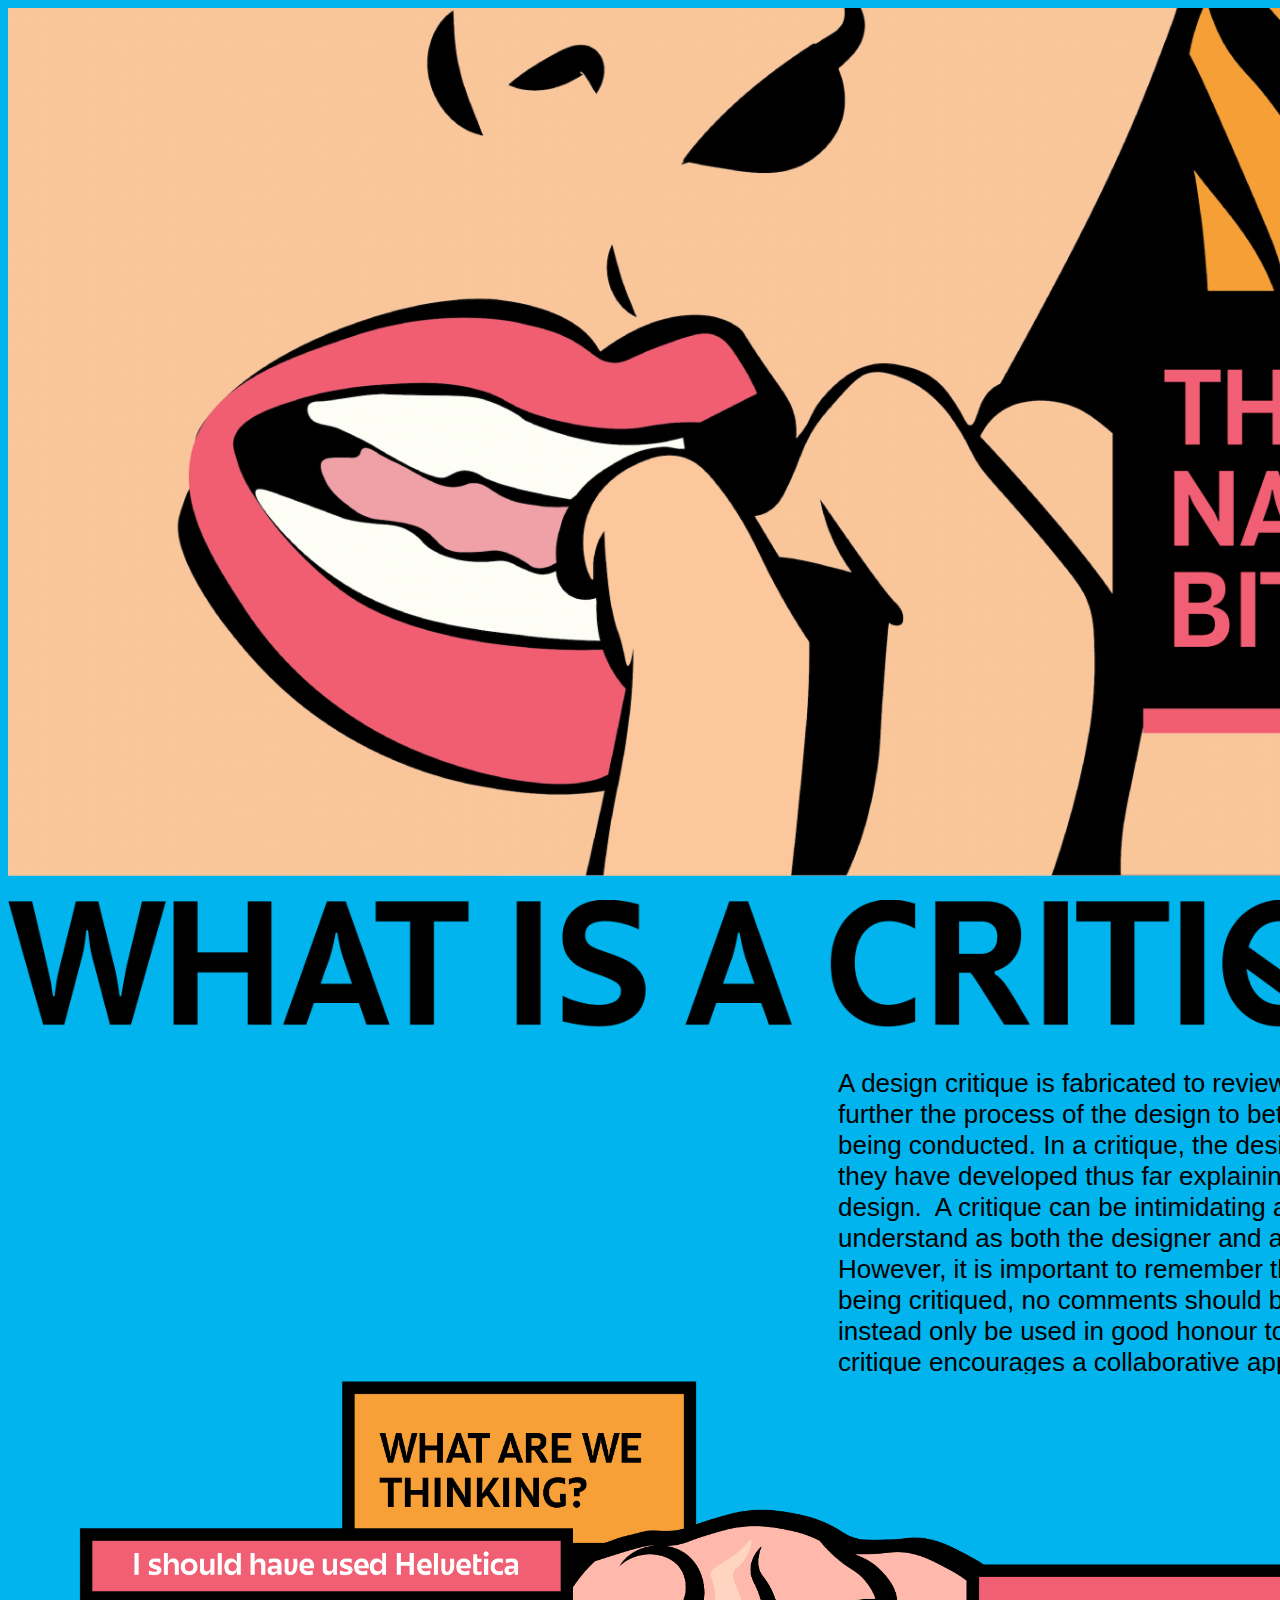
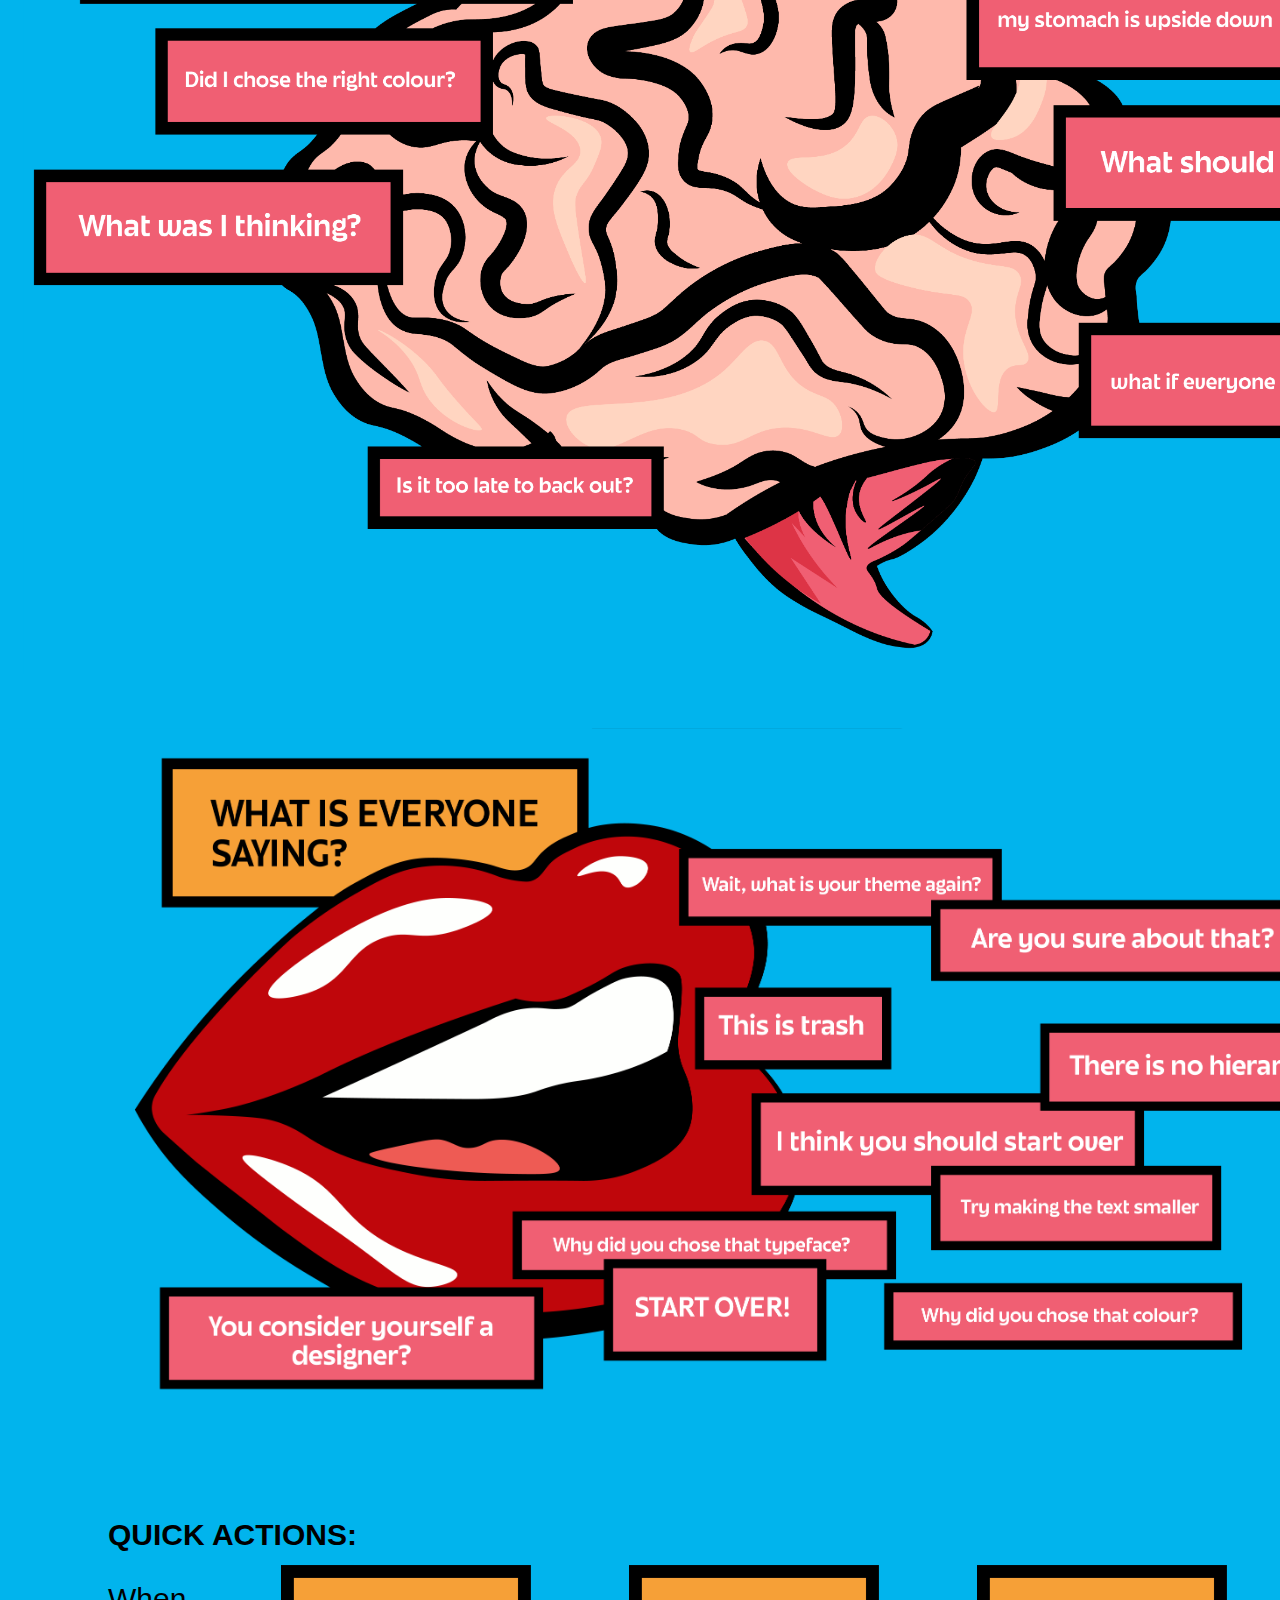
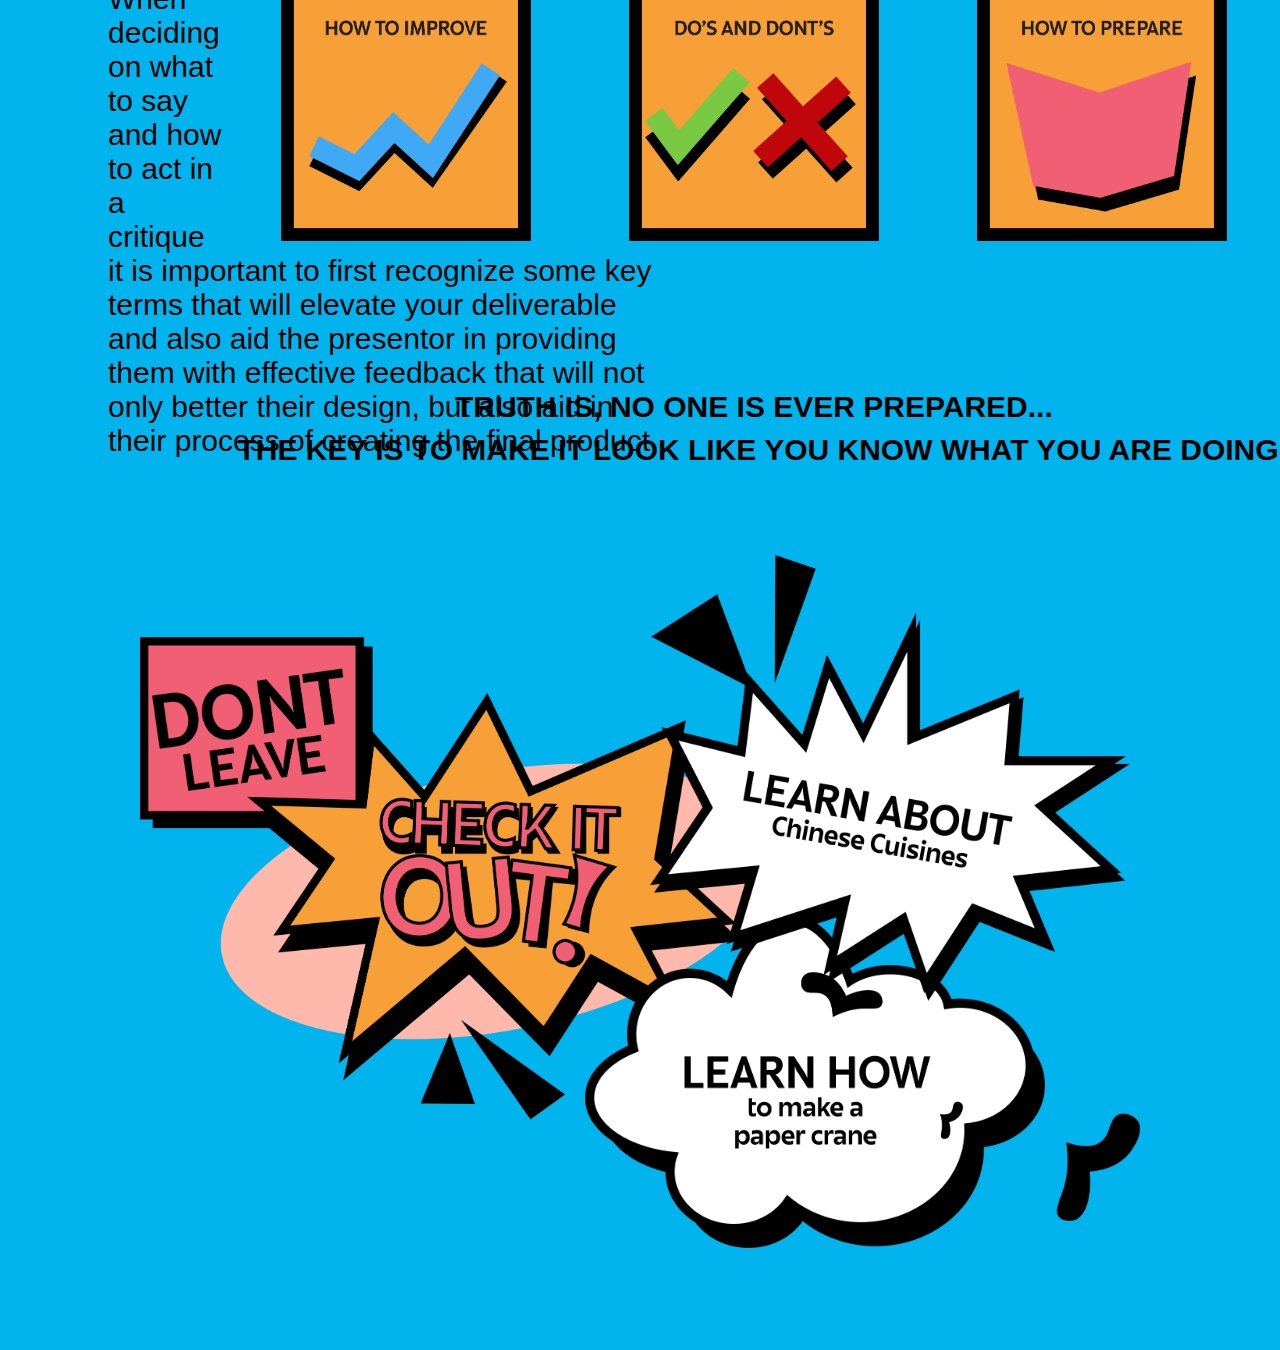
<file: index.html>
<!doctype html>
<html>
	<title>nailbiter</title>
<meta charset="UTF-8">
	 
	<link href="class_critique.css" rel="stylesheet" type="text/css"> 
	
<body style="background-color: #01B4ED">

<img src="images/nailbiter head.png" width="1645"  alt=""/>
	
<img src="images/Whatisacritique.png" width="1640" style="margin-top: 20px" alt=""/>


<div class="bodytext1">
  <p>A design critique is fabricated to review a piece of work created to further the process of the design to better finalize the final product being conducted. In a critique, the designer brings all the materials they have developed thus far explaining how they conduct the design.&nbsp; A critique can be intimidating and sometimes difficult to understand as both the designer and as the other members. However, it is important to remember that when a body of work is being critiqued, no comments should be taken personally  and instead only be used in good honour to better the final product. A critique encourages a collaborative apprach to team building and understanding design as a whole. </p> 
</div>
	
	<br><br>
	
<div class="brainimage">
	<img class="image1 front" src="images/Brain_graphic.png" height="900" alt=""/>
	<img class="image2 designstudent" src="images/why_am_I_designer.png" height="800" alt=""/> 
	</div> 

<section class="spacebox"></section>
<div class="spacebox">
</div>

<header></header>
<div class="content2"> &nbsp;</div>

<div class="lipsgraphic">
	<img class="lipsimage1 lipsfront" src="images/lips_graphic.png" height="720px" alt="lips"/>
	<img class="lipsimage2 lipsgraphicc" src="images/lips_graphic2.png" height="720px" alt="lipstext"/> 
</div> 
	
	<br><br><br><br><br><br>
	
<div class="row" > 
	<div class="column"> 
		<a href="howtoprepare.html"> <img src="images/how2prepare_button.png" width="250" alt="how to prepare" object-fit="contain" /></a>
	</div>
	<div class="column"> 
		<a href="do'sanddont's.html"> <img src="images/Dosanddonts_button.png" width="250" alt="Do's and Dont's" object-fit="contain" /></a>
	</div>
	<div class="column"> 
		<a href="howtoimprove.html"> <img src="images/how2improve_button.png" width="250" alt="how to improve" object-fit="contain" /></a>
	</div>
 </div>

<br><br><br><br><br><br>

<div class="bodytext2">
  <p><strong>QUICK ACTIONS:&nbsp;&nbsp;</strong></p>
  <p>When deciding on what to say and how to act in a critique it is important to first recognize some key terms that will elevate your deliverable and also aid the presentor in providing them with effective feedback that will not only better their design, but also aid in their process of creating the final product  &nbsp; &nbsp; &nbsp; &nbsp; &nbsp; &nbsp; </p> 
	</div>

<br><br><br><br><br><br><br><br><br>

<div class="footer"> 
  <p> <strong> TRUTH IS, NO ONE IS EVER PREPARED...&nbsp;</strong></p>
  <p><strong>&nbsp;THE KEY IS TO MAKE IT LOOK LIKE YOU KNOW WHAT YOU ARE DOING. </strong> </p>
</div>
	
	<br><br><br><br><br><br><br>

	 
<div class="checkitout">
	<div class="learnchinese"><a href="https://azusayang.github.io/chinese-cuisine-pages/"> <img src="images/Chinesecuisine_button.png" width="480" alt="learn about chinese cuisine" object-fit="contain" /></a></div>
	<img src="images/checkitout_new.png" width="1000" alt="check out alternative pages"/> 
	<div class="learn2"><a href="https://claudiacheon.github.io/GDProject2/"> <img src="images/other_button.png" width="460" alt="learn about" object-fit="contain" /></a></div>
</div>
	
<br><br><br><br><br>
	
</body>
</html>
</file>
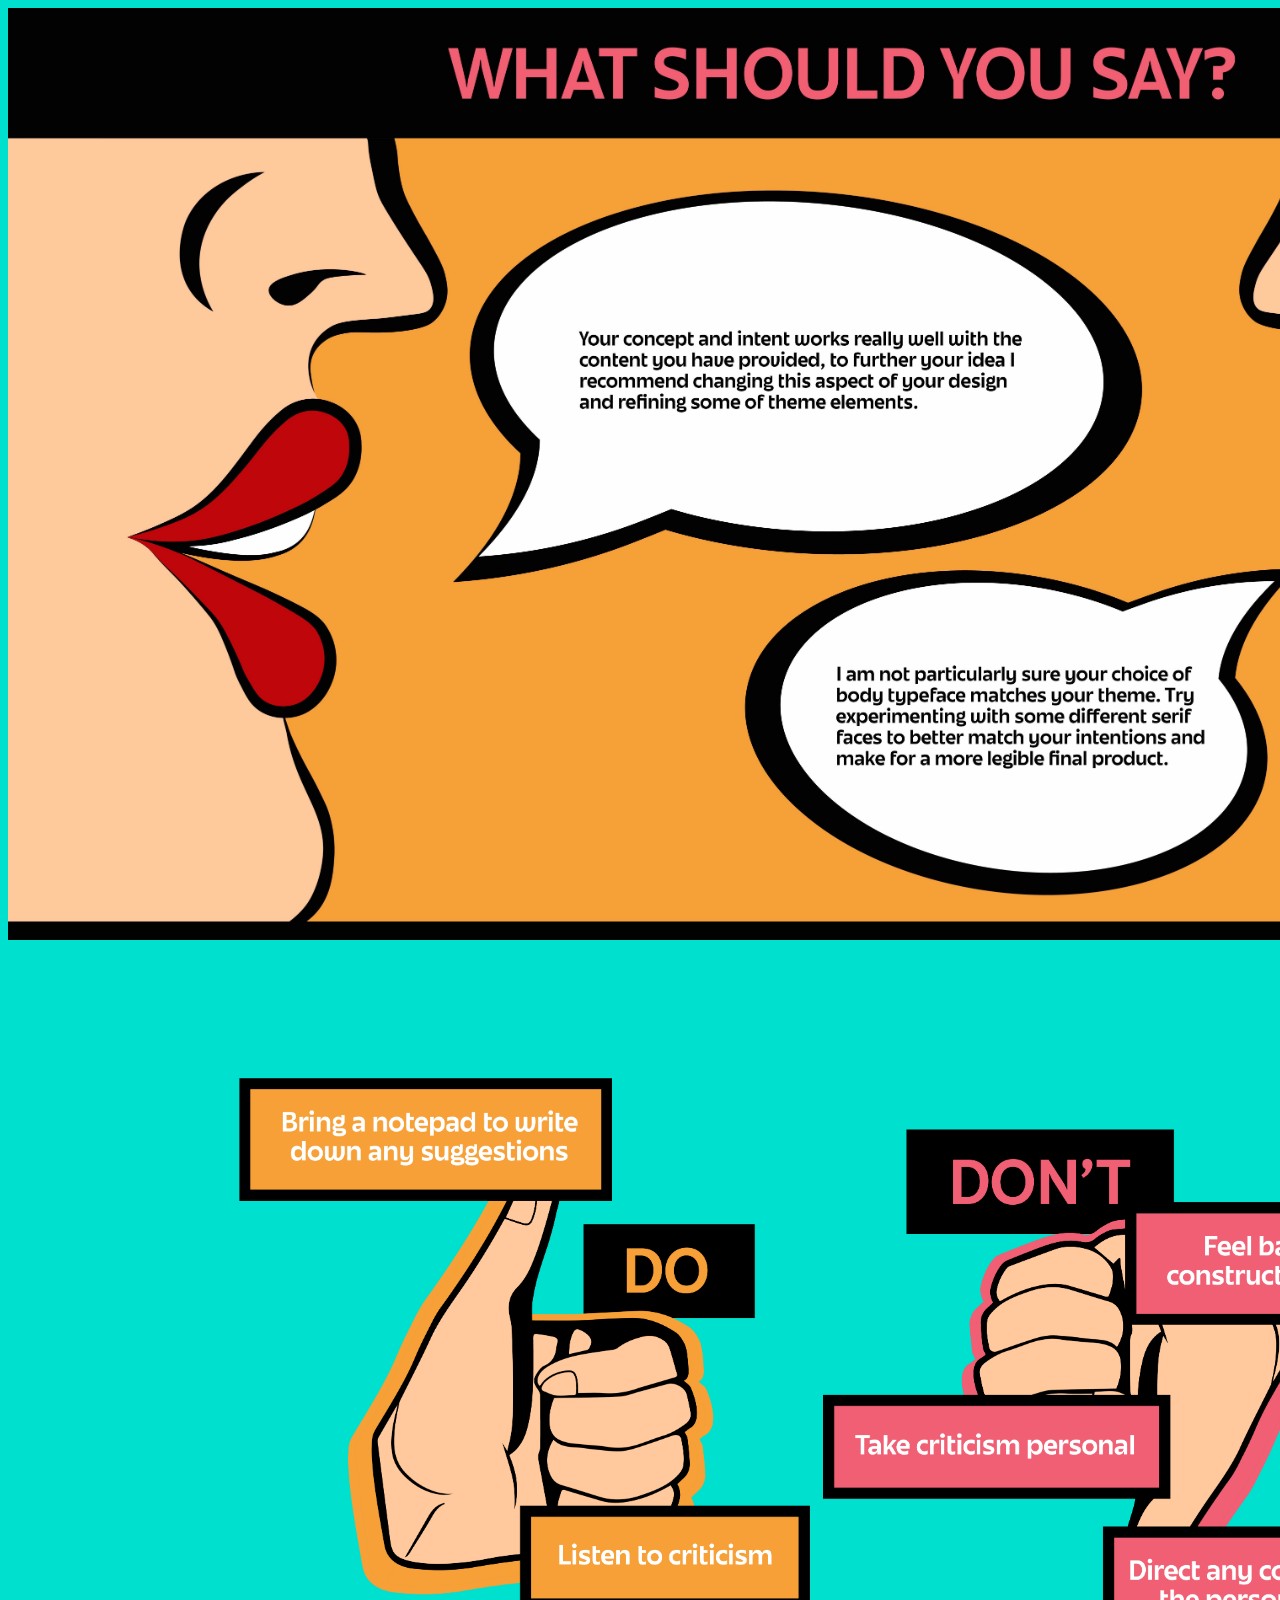
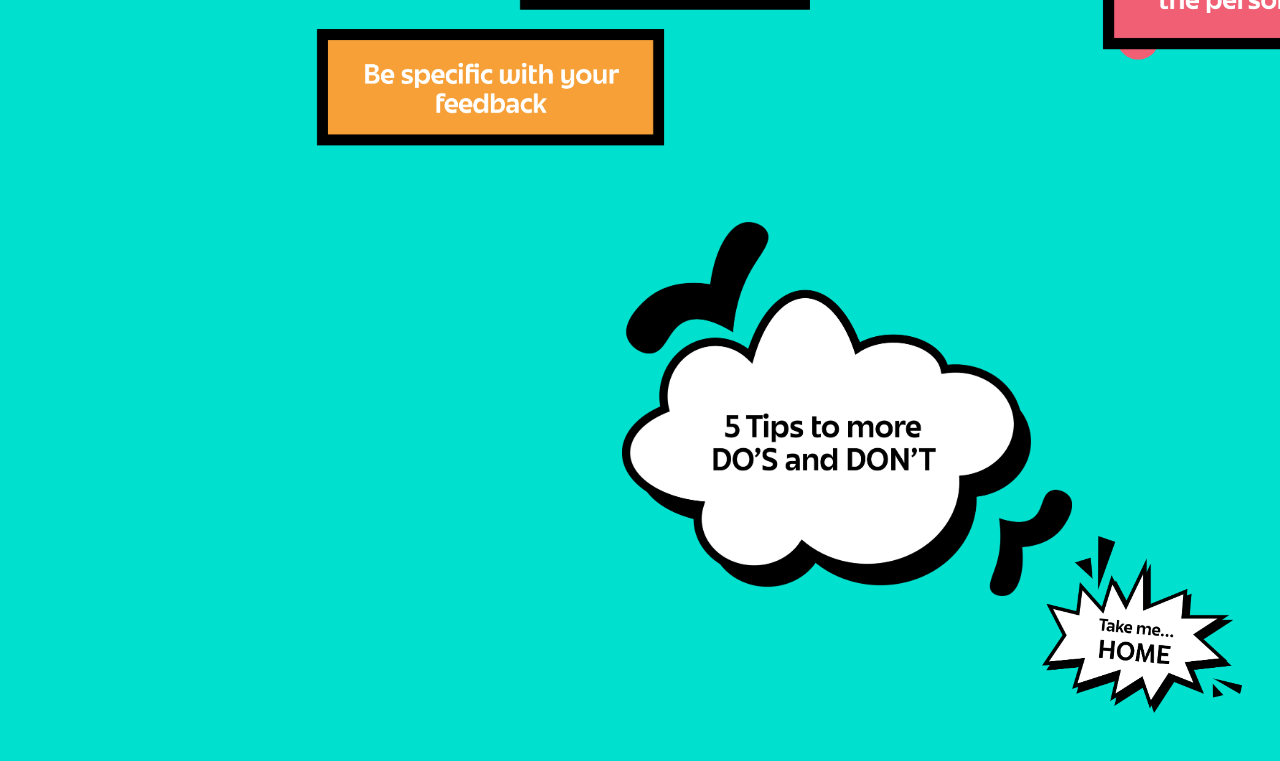
<file: do'sanddont's.html>
<!doctype html>
<html>
<head>
<meta charset="UTF-8">
<title>Do'sandDont's</title>
</head>	
	
	<link href="class_critique.css" rel="stylesheet" type="text/css"> 
	<link href="index.html"> 
	<link href="howtoimprove.html"> 
	<link href="howtoprepare.html"> 
	
<body style="background-color: #00E0CF">
	
<div class="what2say"> <img src="images/WhatShouldISay.jpg" width="1670" alt="what should isay?"/> </div>

	<br><br><br><br><br>
	
<div class="DoDont">
	<img class="image3 front" src="images/Do&Donts.png" width="1700" alt="Do's and Don'ts for a design Critique"/>
	<img class= "image4 back" src="images/Do&DontPopUPs.png" width="1400" alt=""/> 
	</div>
	

<div class="moreinfo"> <a href="https://xd.adobe.com/ideas/process/ui-design/design-critique-tips/#:~:text=As%20a%20designer%2C%20you%20need,explain%20the%20why%20behind%20it.
"><img src="images/externalbutton1.png" width="450" alt="more information" object-fit="contain"/></a></div>
	
<br><br>
	
<div class="HOMEbutton"> <a href="index.html"><img src="images/homebuttonNEW.png" width="200" alt="return to home page" object-fit="contain" /></a></div>
	
<br><br>

</body>
</html>
</file>
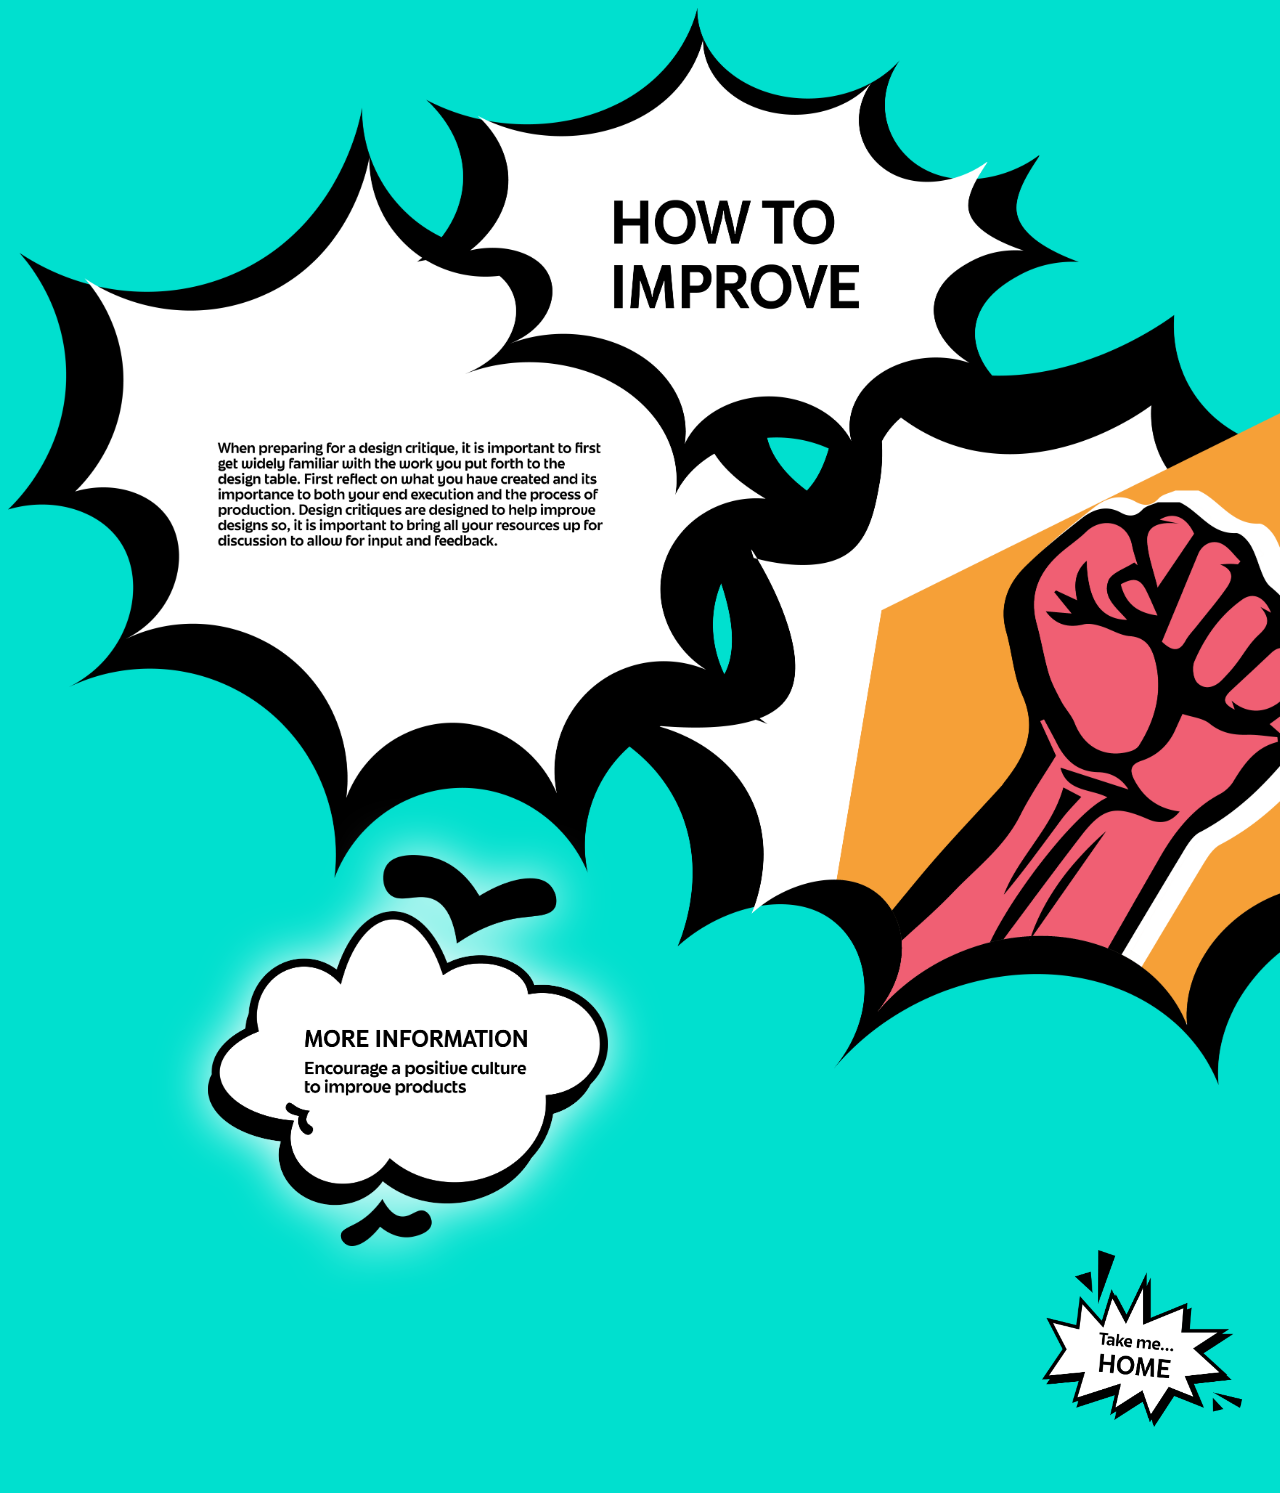
<file: howtoimprove.html>
<!doctype html>
<html>
<head>
<meta charset="UTF-8">
<title>howtoimprove</title>
	<link href="class_critique.css" rel="stylesheet" type="text/css"> 
	<link href="index.html"> 
	<link href="howtoprepare.html"> 
	<link href="do'sanddont's.html"> 
</head>

<body style="background-color: #00E0CF">
	
	<div class="how2improve"><img src="images/how_to_improve.png" width="1600" alt="how to improve:When preparing for a design critique, it is important to first get widely familiar with the work you put forth to the design table. First reflect on what you have created and its importance to both your end execution and the process of production. Design critiques are designed to help improve designs so, it is important to bring all your resources up for discussion to allow for input and feedback."/></div>

<br><br>
	
<div class="infopage2"> <a href="https://www.nngroup.com/articles/design-critiques/"> <img src="images/externalbutton2.png" width="400" alt="more information to encourpage a positive culture to improve products" object-fit="contain" /></a></div>
	
<div class="HOMEbutton"> <a href="index.html"><img src="images/homebuttonNEW.png" width="200" alt="return to home page" object-fit="contain"/></a></div>
	
<br><br><br>
	
</body>
</html>
</file>
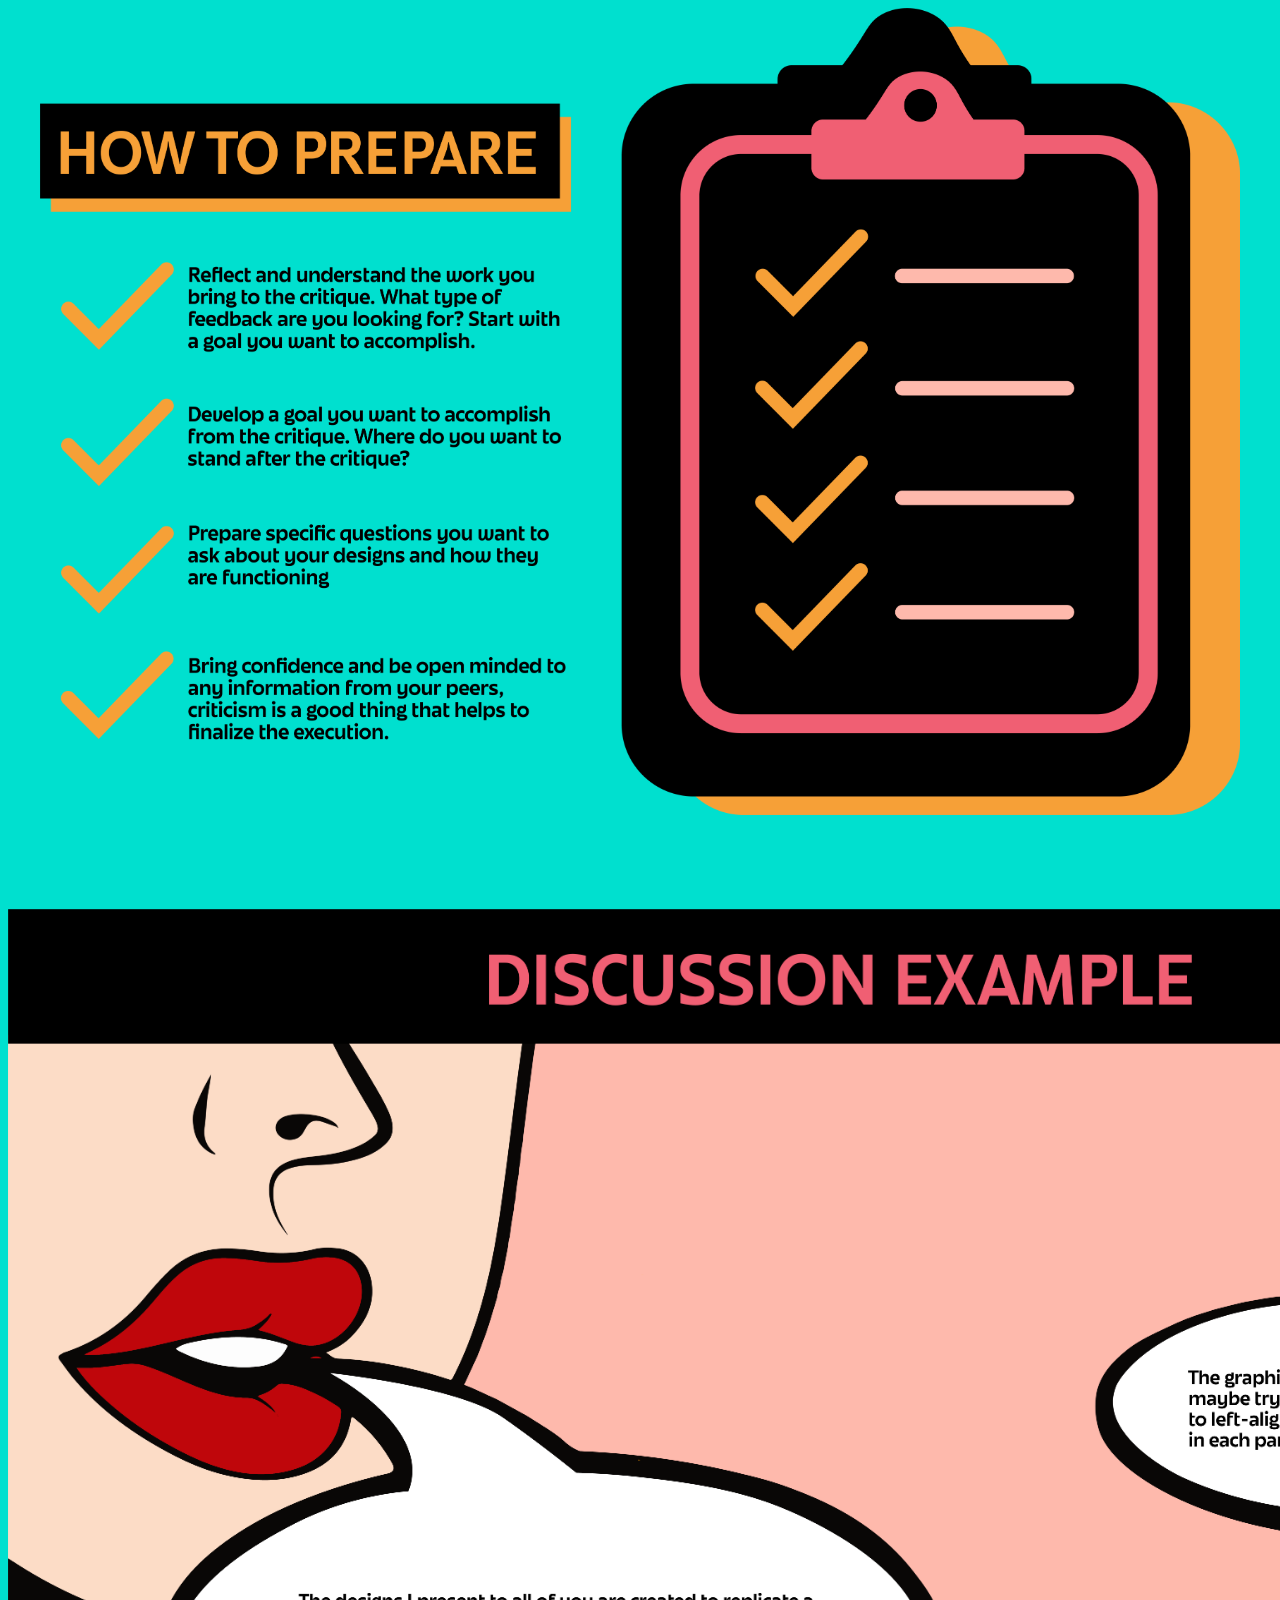
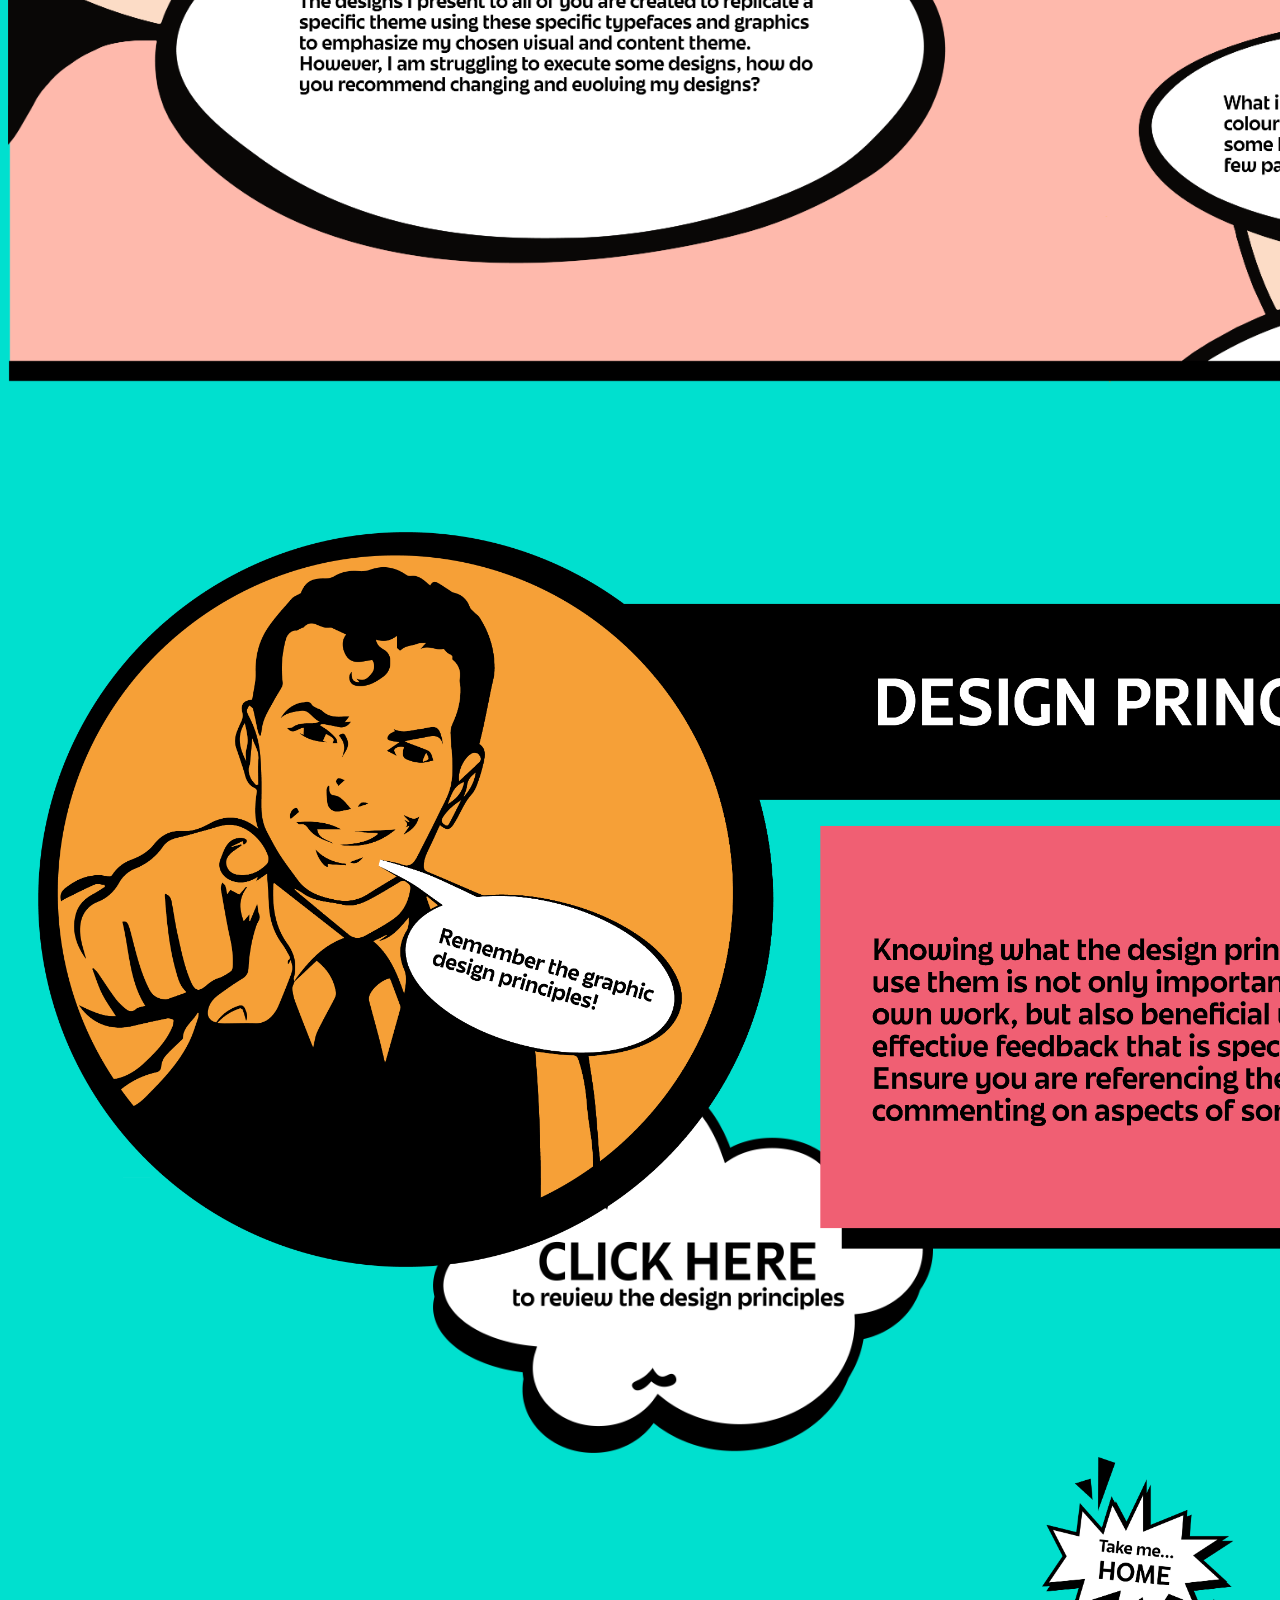
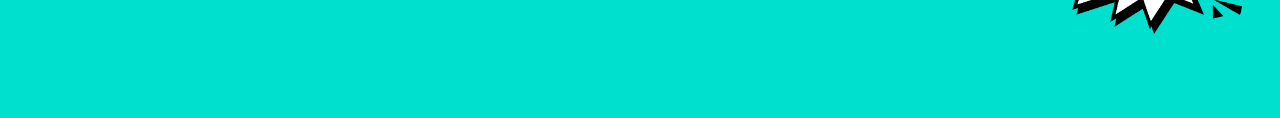
<file: howtoprepare.html>
<!doctype html>
<html>
<head>
<meta charset="UTF-8">
	<link href="class_critique.css" rel="stylesheet" type="text/css"> 
	<link href="index.html"> 
	<link href="do'sanddont's.html"> 
	<link href="do'sanddont's.html"> 
	
<title>howtoprepare</title>
</head>

<body style="background-color: #00E0CF">
	
<div class="preparegraphic"><img src="images/how2prepareinfo.png" width="1200" alt="how to prepare"/> 
</div>

	<br><br><br><br><br>

<div><img src="images/Talking discussion.png" width="1665" alt=""/>

</div>
	<div class="designprinc">
    <img class="pointimg" src="images/designprinciples.png" width="1600" alt=""/>
	</div>
	
	<br><br>
	
<div class="DPprinciples"> <a href="https://www.adobe.com/express/learn/blog/8-basic-design-principles-to-help-you-create-better-graphics"><img src="images/DPbutton1.png" width="500" alt="Click here to review the design principles" object-fit="contain"/></a></div>
	
<div class="HOMEbutton"> <a href="index.html"><img src="images/homebuttonNEW.png" width="200" alt="return to home page" object-fit="contain"/></a></div>
	
	<br><br><br><br>
	
</body>
</html>
</file>
<file: class_critique.css>
.heading1 {
	color: black; 
	font-family: "Gill Sans", "Gill Sans MT", "Myriad Pro", "DejaVu Sans Condensed", Helvetica, Arial, "sans-serif";
	margin: auto;
    height: 200px;
    width: 900px;
	font-size: 80px;
	text-align: center;
}

.bodytext1 {
    height: 270px;
    width: 780px;
	margin-left: 830px; 
	font-size: 26px;
	font-family: "Gill Sans", "Gill Sans MT", "Myriad Pro", "DejaVu Sans Condensed", Helvetica, Arial, "sans-serif"
}

.brainimage { 
text-align: center!important; 
position: relative
}

.image1 {
	position: relative; 
}

.image2 {
	position: absolute; 
	left: 270px;
	top: 100px;
}

.imgpopup {
	transition: transform .5s;
}
.imgpopup:hover {
	transform: scale(2.5);
}

.front {
	z-index: 6; 
}

.front:hover {
	z-index: 1; 
}

.designstudent {
	z-index: 2;
}

.designstudent:hover {
	z-index: 7;
}

.lipsgraphic { 
text-align: center!important; 
position: relative
}

.lipsimage1 {
	position: relative; 
}

.lipsimage2 {
	position: absolute; 
	left: 0px;
	top: 0px;
}

.lipsfront {
	z-index: 6; 
}

.lipsfront:hover {
	z-index: 1; 
}

.lipsgraphicc {
	z-index: 2;
	margin-left: 38px;
}

.lipsgraphicc:hover {
	z-index: 7;
}

.content2 {
	 height: 50px;
     width: 900px;
}

.spacebox {
	text-align: center
}.bodytext

.Footer {
	color: black; 
	font-family: "Gill Sans", "Gill Sans MT", "Myriad Pro", "DejaVu Sans Condensed", Helvetica, Arial, "sans-serif"; 
	margin: auto;
    width: 1000px;
	font-size: 20px;
	text-align: center;
}

.footer {
	color: black; 
	font-family: "Gill Sans", "Gill Sans MT", "Myriad Pro", "DejaVu Sans Condensed", Helvetica, Arial, "sans-serif"; 
	margin: auto;
    width: 1500px;
	font-size: 30px;
	text-align: center;
	line-height: 13px;
}

.imgmap {
	text-align: right; 
}

.imgmap {
	position: relative; 
	z-indes: 6; 
	transition-duration: 0.2s;	
}

.imgmap:hover{
	position: relative; 
	z-index: 6;
	filter:drop-shadow(0 0 20px #FFFFFF);
}

.orangebutton {
	border-radius:30px; 
	background-color: #F6A037; 
	font-family: Impact, Haettenschweiler, 'Franklin Gothic Bold', 'Arial Black', 'sans-serif'; 
	font-size:25px;
	height: 80px; 
	width: 250px; 
}

.imgmap {
	text-align: right; 
	margin-right: 40px; 
}

.bodytext2 {
	height: 190px;
    width: 550px;
	margin-left: 100px; 
	margin-top: -460px;
	font-size: 30px; 
	margin-bottom: 100px;
	font-family: "Gill Sans", "Gill Sans MT", "Myriad Pro", "DejaVu Sans Condensed", Helvetica, Arial, "sans-serif"
}

* {
  box-sizing: border-box;
}

.column {
  float: right;
  width: 300px;
  padding: 5px;
}

/* Clearfix (clear floats) */
.row::after {
  content: "";
  clear: both;
  display: table;
}

.column {
	text-align: right;
	margin-left: 8px;
	margin-right: 40px;
	margin-bottom: -10px;
}

.column {
	position: relative;
	z-index: 4;
	transition-duration: 0.2s;
}

.column:hover {
	filter: drop-shadow(0 0 28px #ffffff);
}

.how2prepare {
	width: 500px;
	height: -200px; 
	margin-top: 160px; 
	margin-bottom: -328px;
	text-align:left; 
	color: black; 
	font-family: "Gill Sans", "Gill Sans MT", "Myriad Pro", "DejaVu Sans Condensed", Helvetica, Arial, "sans-serif";
	font-size: 22px;
	margin-left: 255px;
	placement: fixed; 
}

.preparegraphic {	
	text-align: center; 
}

.DoDont {
text-align: center!important; 
position: relative;
}

.image3 {
	position: relative;
}

.image4 {
	position: absolute;
	left: 190px;
	top: 60px;
}

.front {
	z-index: 6;
}

.front:hover {
	z-index: 1;
}

.back {
	z-index: 2;
}

.back:hover {
	z-index: 7;
}

.fist {
	text-align: right;
	margin-top: -600px; 
	margin-bottom: 200px;
	margin-right: 150px;
}

.how2improve {
	margin-bottom: 80px;
}

.checkitout {
	text-align: center;
}

.learnchinese {
	text-align: center;
	position: relative; 
	margin-left: 500px; 
	margin-bottom: -450px;
	z-index: 4;
	transition-duration: 0.2s;
}

.learnchinese:hover {
	filter: drop-shadow(0 0 25px #ffffff);
}

.learn2 {
	text-align: center;
	position: relative; 
	position: top;
	margin-right: 100px; 
	margin-left: 450px;
	margin-top: -310px;
}

.learn2:hover {
	filter: drop-shadow(0 0 25px #ffffff)
}

.HOMEbutton {
	text-align:right;
	margin-right: 30px;
	z-index: 4;
	transition-duration: 0.2s;
}

.HOMEbutton:hover {
	filter: drop-shadow(0 0 25px #ffffff);
}

.moreinfo {
	text-align:right; 
	margin-top: -3px;
	margin-right: 200px;
	margin-bottom: -100px;
	z-index: 4;
	transition-duration: 0.2s;
}

.moreinfo:hover {
	filter: drop-shadow(0 0 25px #ffffff);
}

.infopage2 {
	text-align:left; 
	margin-top: -350px;
	margin-left: 200px;
	z-index: 4;
	transition-duration: 0.2s;
}

.infopage2 {
	filter: drop-shadow(0 0 25px #ffffff);
}

.pointimg {
	text-align: center!important; 
	position: relative;
	margin-left: 30px;
}

.DPprinciples {
	text-align:left; 
	margin-top: -225px;
	margin-left: 425px;
	z-index: 4;
	transition-duration: 0.1s;
}

.DPprinciples:hover {
	filter: drop-shadow(0 0 25px #ffffff);
}
</file>
